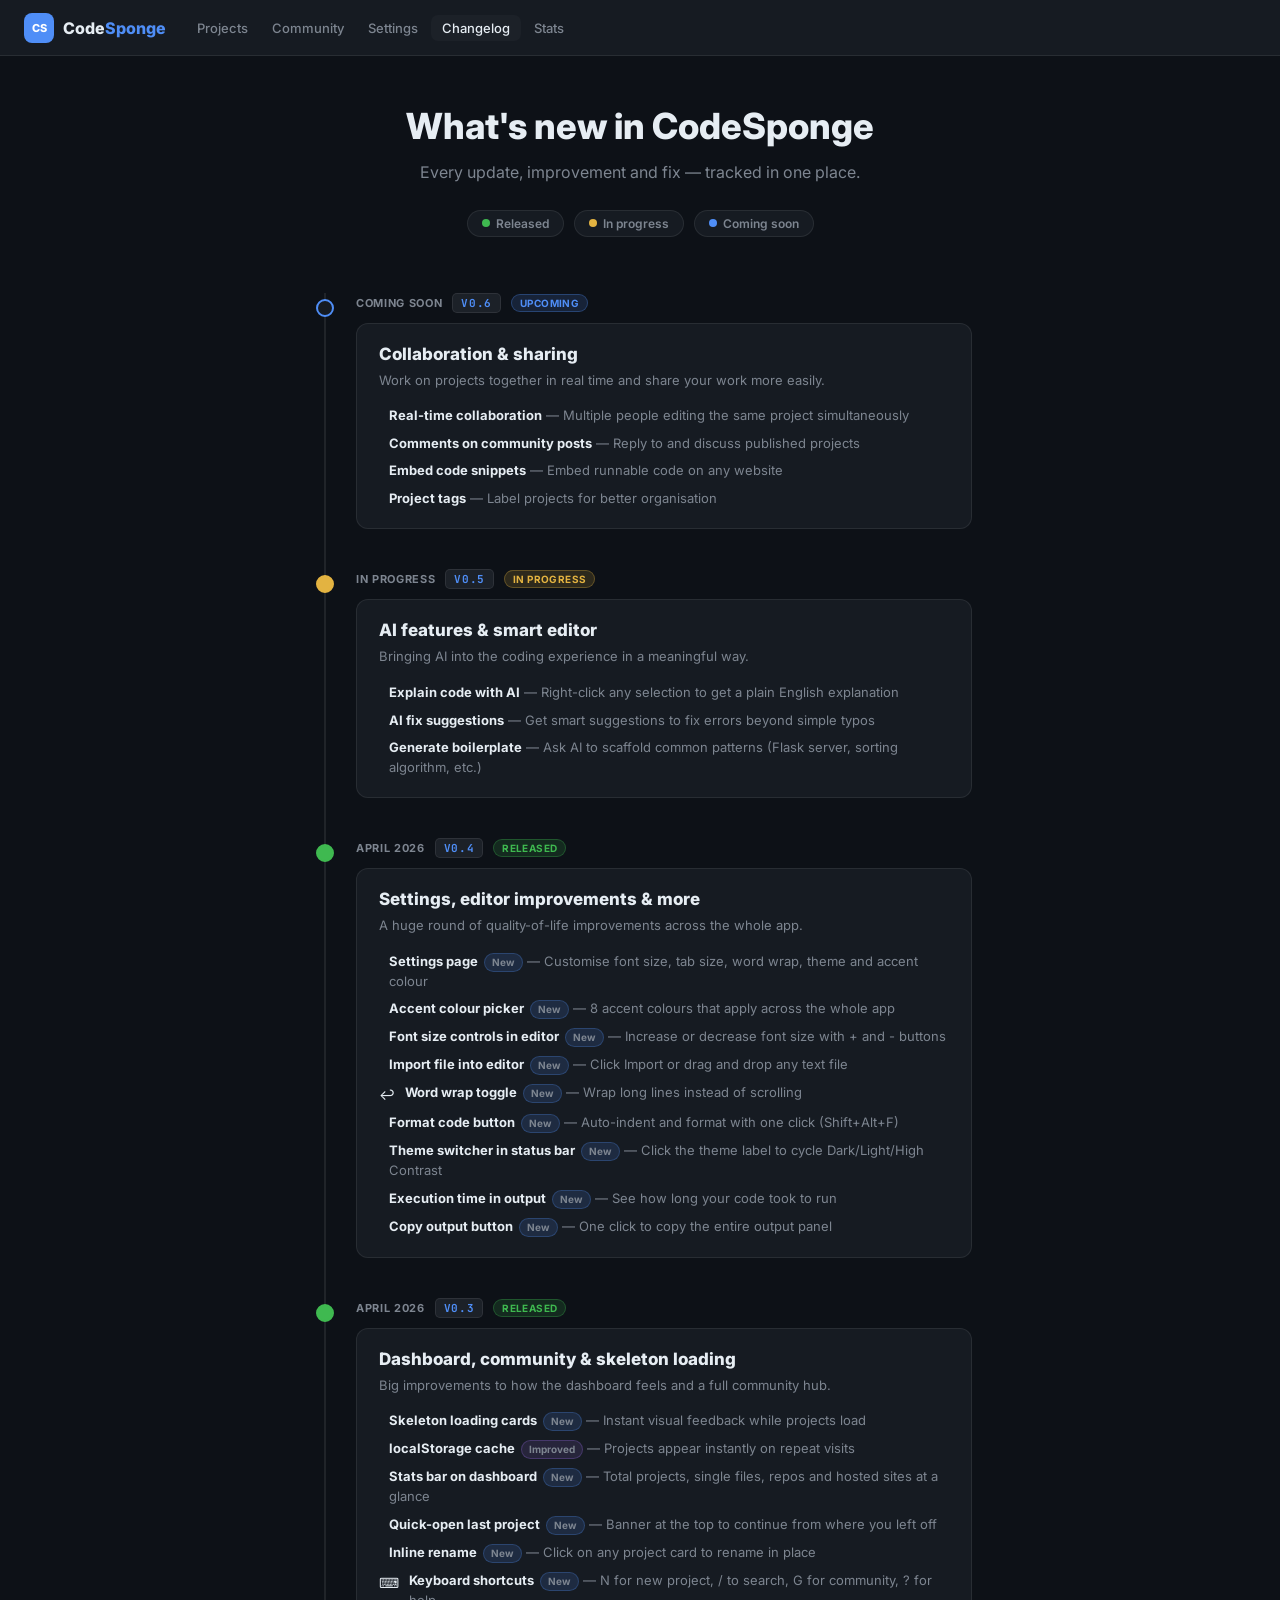
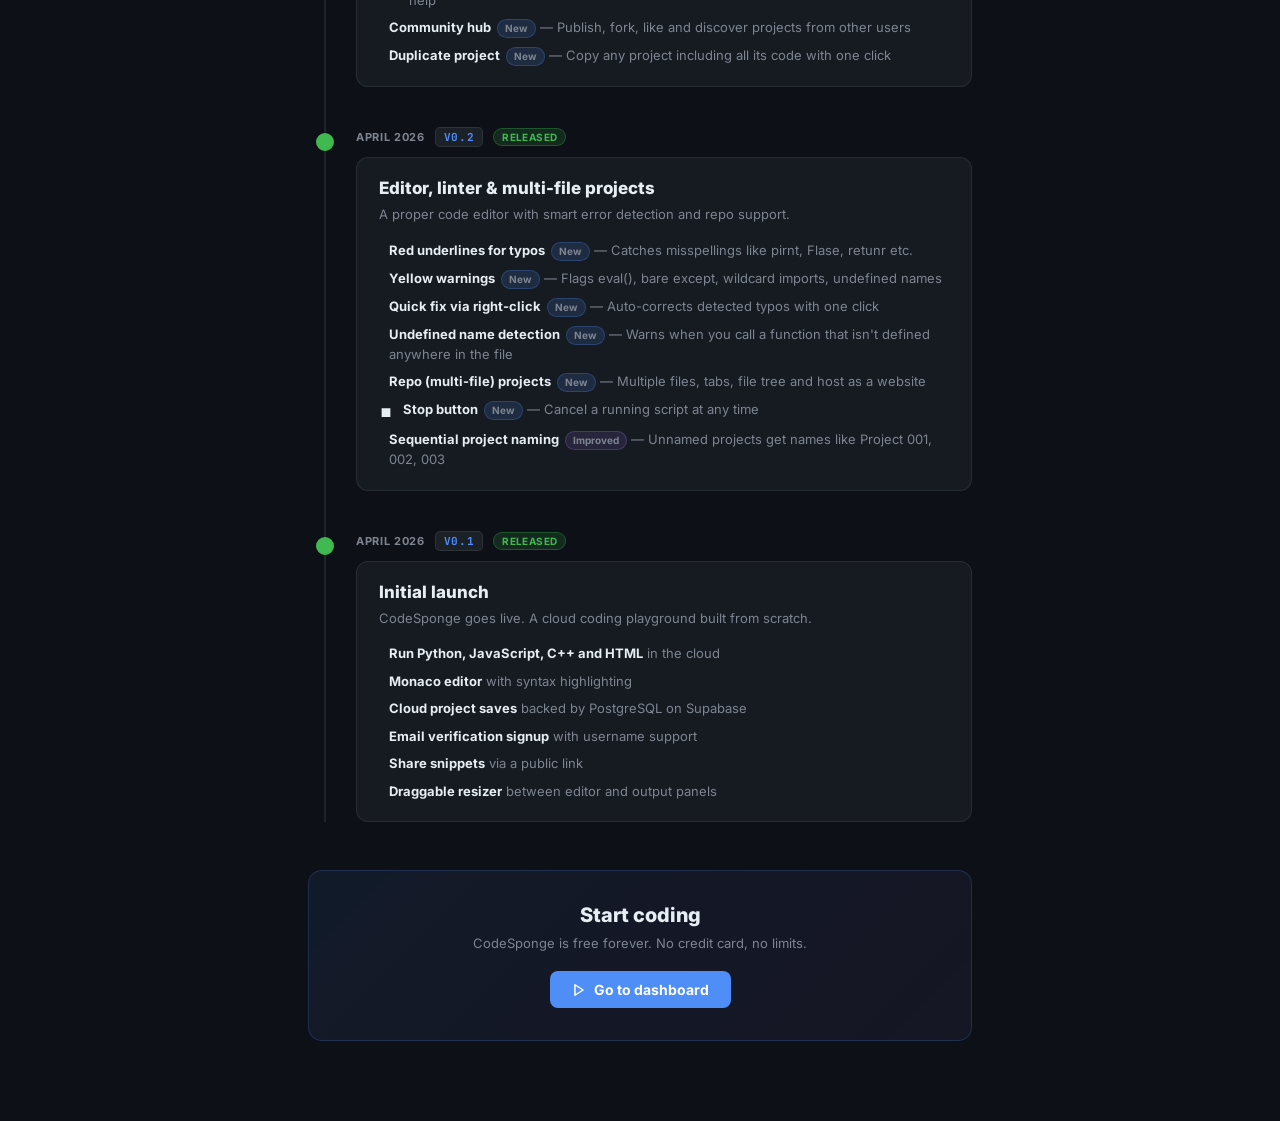
<file: changelog.html>
<!DOCTYPE html>
<html lang="en">
<head>
<meta charset="UTF-8"/>
<meta name="viewport" content="width=device-width, initial-scale=1.0"/>
<title>CodeSponge — Changelog</title>
<script src="ping.js"></script>
<link rel="preconnect" href="https://fonts.googleapis.com"/>
<link href="https://fonts.googleapis.com/css2?family=Inter:wght@400;500;600;700;800&family=JetBrains+Mono:wght@400;500&display=swap" rel="stylesheet"/>
<style>
*,*::before,*::after{box-sizing:border-box}
body{margin:0;font-family:'Inter',sans-serif;background:#0d1117;color:#e6edf3;min-height:100vh}
:root{--accent:#4f8ef7;--success:#3fb950;--danger:#f85149;--warning:#e3b341;--purple:#a371f7;--surface:#0d1117;--surface2:#161b22;--surface3:#1c2128;--border:rgba(255,255,255,.08);--text:#e6edf3;--muted:#7d8590}
.nav{height:56px;background:var(--surface2);border-bottom:1px solid var(--border);display:flex;align-items:center;padding:0 24px;gap:8px;position:sticky;top:0;z-index:50}
.brand{display:flex;align-items:center;gap:9px;text-decoration:none;color:var(--text);font-weight:800;font-size:16px}
.brand-icon{width:30px;height:30px;border-radius:8px;background:var(--accent);display:flex;align-items:center;justify-content:center;font-size:11px;font-weight:800;color:#fff;flex-shrink:0}
.brand-txt span{color:var(--accent)}
.nav-links{display:flex;gap:2px;margin-left:12px}
.nav-link{padding:5px 11px;border-radius:7px;font-size:13px;font-weight:500;color:var(--muted);text-decoration:none;transition:all .15s}
.nav-link:hover{color:var(--text);background:var(--surface3)}
.nav-link.active{color:var(--text);background:var(--surface3)}
.nav-sp{flex:1}
.page{max-width:720px;margin:0 auto;padding:48px 28px 80px}
.hero{text-align:center;margin-bottom:56px}
.hero h1{font-size:36px;font-weight:800;margin:0 0 12px}
.hero p{font-size:16px;color:var(--muted);margin:0 0 24px;line-height:1.6}
.hero-badges{display:flex;gap:10px;justify-content:center;flex-wrap:wrap}
.hero-badge{display:inline-flex;align-items:center;gap:6px;background:var(--surface2);border:1px solid var(--border);border-radius:20px;padding:5px 14px;font-size:12px;font-weight:600;color:var(--muted)}
/* Timeline */
.timeline{position:relative}
.timeline::before{content:'';position:absolute;left:16px;top:0;bottom:0;width:2px;background:var(--border)}
.tl-entry{position:relative;padding-left:48px;margin-bottom:40px}
.tl-dot{position:absolute;left:8px;top:6px;width:18px;height:18px;border-radius:50%;border:2px solid var(--border);background:var(--surface);z-index:1;display:flex;align-items:center;justify-content:center}
.tl-dot.released{background:var(--success);border-color:var(--success)}
.tl-dot.upcoming{background:var(--surface2);border-color:var(--accent)}
.tl-dot.in-progress{background:var(--warning);border-color:var(--warning)}
.tl-date{font-size:11px;font-weight:700;color:var(--muted);letter-spacing:.06em;text-transform:uppercase;margin-bottom:10px;display:flex;align-items:center;gap:10px}
.tl-version{font-family:'JetBrains Mono',monospace;font-size:11px;background:var(--surface3);border:1px solid var(--border);border-radius:5px;padding:2px 8px;color:var(--accent)}
.tl-status{font-size:10px;font-weight:700;padding:2px 8px;border-radius:20px;letter-spacing:.04em}
.tl-status.released{background:rgba(63,185,80,.15);color:var(--success);border:1px solid rgba(63,185,80,.3)}
.tl-status.upcoming{background:rgba(79,142,247,.15);color:var(--accent);border:1px solid rgba(79,142,247,.3)}
.tl-status.in-progress{background:rgba(227,179,65,.15);color:var(--warning);border:1px solid rgba(227,179,65,.3)}
.tl-card{background:var(--surface2);border:1px solid var(--border);border-radius:12px;padding:20px 22px}
.tl-title{font-size:17px;font-weight:800;margin:0 0 6px}
.tl-desc{font-size:13px;color:var(--muted);margin:0 0 16px;line-height:1.6}
.feature-list{display:flex;flex-direction:column;gap:8px;margin:0;padding:0;list-style:none}
.feature-item{display:flex;align-items:flex-start;gap:10px;font-size:13px;line-height:1.5}
.fi-icon{flex-shrink:0;margin-top:1px;font-size:14px}
.fi-text{flex:1}
.fi-text b{color:var(--text)}
.fi-text span{color:var(--muted)}
.tag{display:inline-block;font-size:10px;font-weight:700;padding:1px 7px;border-radius:20px;margin-left:6px;vertical-align:middle}
.tag-new{background:rgba(79,142,247,.15);color:var(--accent);border:1px solid rgba(79,142,247,.25)}
.tag-fix{background:rgba(248,81,73,.12);color:var(--danger);border:1px solid rgba(248,81,73,.25)}
.tag-improvement{background:rgba(163,113,247,.12);color:var(--purple);border:1px solid rgba(163,113,247,.25)}
/* CTA */
.cta{background:linear-gradient(135deg,rgba(79,142,247,.08),rgba(163,113,247,.06));border:1px solid rgba(79,142,247,.2);border-radius:14px;padding:32px;text-align:center;margin-top:48px}
.cta h2{font-size:20px;font-weight:800;margin:0 0 8px}
.cta p{font-size:13px;color:var(--muted);margin:0 0 20px}
.btn-cta{display:inline-flex;align-items:center;gap:8px;background:var(--accent);border:none;color:#fff;border-radius:8px;padding:10px 22px;font-size:14px;font-weight:700;font-family:'Inter',sans-serif;cursor:pointer;text-decoration:none;transition:all .15s}
.btn-cta:hover{background:#6aa3f9;transform:translateY(-1px);box-shadow:0 4px 12px rgba(79,142,247,.3)}
::-webkit-scrollbar{width:5px}::-webkit-scrollbar-track{background:transparent}::-webkit-scrollbar-thumb{background:rgba(255,255,255,.1);border-radius:3px}
</style>
</head>
<body>
<nav class="nav">
  <a href="dashboard.html" class="brand"><div class="brand-icon">CS</div><span class="brand-txt">Code<span>Sponge</span></span></a>
  <div class="nav-links">
    <a href="dashboard.html" class="nav-link">Projects</a>
    <a href="community.html" class="nav-link">Community</a>
    <a href="settings.html" class="nav-link">Settings</a>
    <a href="changelog.html" class="nav-link active">Changelog</a>
    <a href="stats.html" class="nav-link">Stats</a>
  </div>
  <div class="nav-sp"></div>
</nav>

<div class="page">
  <div class="hero">
    <h1>What's new in CodeSponge</h1>
    <p>Every update, improvement and fix — tracked in one place.</p>
    <div class="hero-badges">
      <div class="hero-badge"><span style="width:8px;height:8px;border-radius:50%;background:var(--success);flex-shrink:0;display:inline-block"></span>Released</div>
      <div class="hero-badge"><span style="width:8px;height:8px;border-radius:50%;background:var(--warning);flex-shrink:0;display:inline-block"></span>In progress</div>
      <div class="hero-badge"><span style="width:8px;height:8px;border-radius:50%;background:var(--accent);flex-shrink:0;display:inline-block"></span>Coming soon</div>
    </div>
  </div>

  <div class="timeline">

    <!-- Upcoming -->
    <div class="tl-entry">
      <div class="tl-dot upcoming"></div>
      <div class="tl-date">
        Coming soon
        <span class="tl-version">v0.6</span>
        <span class="tl-status upcoming">Upcoming</span>
      </div>
      <div class="tl-card">
        <div class="tl-title">Collaboration &amp; sharing</div>
        <div class="tl-desc">Work on projects together in real time and share your work more easily.</div>
        <ul class="feature-list">
          <li class="feature-item"><span class="fi-icon"></span><div class="fi-text"><b>Real-time collaboration</b> <span>— Multiple people editing the same project simultaneously</span></div></li>
          <li class="feature-item"><span class="fi-icon"></span><div class="fi-text"><b>Comments on community posts</b> <span>— Reply to and discuss published projects</span></div></li>
          <li class="feature-item"><span class="fi-icon"></span><div class="fi-text"><b>Embed code snippets</b> <span>— Embed runnable code on any website</span></div></li>
          <li class="feature-item"><span class="fi-icon"></span><div class="fi-text"><b>Project tags</b> <span>— Label projects for better organisation</span></div></li>
        </ul>
      </div>
    </div>

    <!-- In progress -->
    <div class="tl-entry">
      <div class="tl-dot in-progress"></div>
      <div class="tl-date">
        In progress
        <span class="tl-version">v0.5</span>
        <span class="tl-status in-progress">In progress</span>
      </div>
      <div class="tl-card">
        <div class="tl-title">AI features &amp; smart editor</div>
        <div class="tl-desc">Bringing AI into the coding experience in a meaningful way.</div>
        <ul class="feature-list">
          <li class="feature-item"><span class="fi-icon"></span><div class="fi-text"><b>Explain code with AI</b> <span>— Right-click any selection to get a plain English explanation</span></div></li>
          <li class="feature-item"><span class="fi-icon"></span><div class="fi-text"><b>AI fix suggestions</b> <span>— Get smart suggestions to fix errors beyond simple typos</span></div></li>
          <li class="feature-item"><span class="fi-icon"></span><div class="fi-text"><b>Generate boilerplate</b> <span>— Ask AI to scaffold common patterns (Flask server, sorting algorithm, etc.)</span></div></li>
        </ul>
      </div>
    </div>

    <!-- v0.4 released -->
    <div class="tl-entry">
      <div class="tl-dot released"></div>
      <div class="tl-date">
        April 2026
        <span class="tl-version">v0.4</span>
        <span class="tl-status released">Released</span>
      </div>
      <div class="tl-card">
        <div class="tl-title">Settings, editor improvements &amp; more</div>
        <div class="tl-desc">A huge round of quality-of-life improvements across the whole app.</div>
        <ul class="feature-list">
          <li class="feature-item"><span class="fi-icon"></span><div class="fi-text"><b>Settings page</b><span class="tag tag-new">New</span> <span>— Customise font size, tab size, word wrap, theme and accent colour</span></div></li>
          <li class="feature-item"><span class="fi-icon"></span><div class="fi-text"><b>Accent colour picker</b><span class="tag tag-new">New</span> <span>— 8 accent colours that apply across the whole app</span></div></li>
          <li class="feature-item"><span class="fi-icon"></span><div class="fi-text"><b>Font size controls in editor</b><span class="tag tag-new">New</span> <span>— Increase or decrease font size with + and - buttons</span></div></li>
          <li class="feature-item"><span class="fi-icon"></span><div class="fi-text"><b>Import file into editor</b><span class="tag tag-new">New</span> <span>— Click Import or drag and drop any text file</span></div></li>
          <li class="feature-item"><span class="fi-icon">↩</span><div class="fi-text"><b>Word wrap toggle</b><span class="tag tag-new">New</span> <span>— Wrap long lines instead of scrolling</span></div></li>
          <li class="feature-item"><span class="fi-icon"></span><div class="fi-text"><b>Format code button</b><span class="tag tag-new">New</span> <span>— Auto-indent and format with one click (Shift+Alt+F)</span></div></li>
          <li class="feature-item"><span class="fi-icon"></span><div class="fi-text"><b>Theme switcher in status bar</b><span class="tag tag-new">New</span> <span>— Click the theme label to cycle Dark/Light/High Contrast</span></div></li>
          <li class="feature-item"><span class="fi-icon"></span><div class="fi-text"><b>Execution time in output</b><span class="tag tag-new">New</span> <span>— See how long your code took to run</span></div></li>
          <li class="feature-item"><span class="fi-icon"></span><div class="fi-text"><b>Copy output button</b><span class="tag tag-new">New</span> <span>— One click to copy the entire output panel</span></div></li>
        </ul>
      </div>
    </div>

    <!-- v0.3 released -->
    <div class="tl-entry">
      <div class="tl-dot released"></div>
      <div class="tl-date">
        April 2026
        <span class="tl-version">v0.3</span>
        <span class="tl-status released">Released</span>
      </div>
      <div class="tl-card">
        <div class="tl-title">Dashboard, community &amp; skeleton loading</div>
        <div class="tl-desc">Big improvements to how the dashboard feels and a full community hub.</div>
        <ul class="feature-list">
          <li class="feature-item"><span class="fi-icon"></span><div class="fi-text"><b>Skeleton loading cards</b><span class="tag tag-new">New</span> <span>— Instant visual feedback while projects load</span></div></li>
          <li class="feature-item"><span class="fi-icon"></span><div class="fi-text"><b>localStorage cache</b><span class="tag tag-improvement">Improved</span> <span>— Projects appear instantly on repeat visits</span></div></li>
          <li class="feature-item"><span class="fi-icon"></span><div class="fi-text"><b>Stats bar on dashboard</b><span class="tag tag-new">New</span> <span>— Total projects, single files, repos and hosted sites at a glance</span></div></li>
          <li class="feature-item"><span class="fi-icon"></span><div class="fi-text"><b>Quick-open last project</b><span class="tag tag-new">New</span> <span>— Banner at the top to continue from where you left off</span></div></li>
          <li class="feature-item"><span class="fi-icon"></span><div class="fi-text"><b>Inline rename</b><span class="tag tag-new">New</span> <span>— Click  on any project card to rename in place</span></div></li>
          <li class="feature-item"><span class="fi-icon">⌨</span><div class="fi-text"><b>Keyboard shortcuts</b><span class="tag tag-new">New</span> <span>— N for new project, / to search, G for community, ? for help</span></div></li>
          <li class="feature-item"><span class="fi-icon"></span><div class="fi-text"><b>Community hub</b><span class="tag tag-new">New</span> <span>— Publish, fork, like and discover projects from other users</span></div></li>
          <li class="feature-item"><span class="fi-icon"></span><div class="fi-text"><b>Duplicate project</b><span class="tag tag-new">New</span> <span>— Copy any project including all its code with one click</span></div></li>
        </ul>
      </div>
    </div>

    <!-- v0.2 released -->
    <div class="tl-entry">
      <div class="tl-dot released"></div>
      <div class="tl-date">
        April 2026
        <span class="tl-version">v0.2</span>
        <span class="tl-status released">Released</span>
      </div>
      <div class="tl-card">
        <div class="tl-title">Editor, linter &amp; multi-file projects</div>
        <div class="tl-desc">A proper code editor with smart error detection and repo support.</div>
        <ul class="feature-list">
          <li class="feature-item"><span class="fi-icon"></span><div class="fi-text"><b>Red underlines for typos</b><span class="tag tag-new">New</span> <span>— Catches misspellings like pirnt, Flase, retunr etc.</span></div></li>
          <li class="feature-item"><span class="fi-icon"></span><div class="fi-text"><b>Yellow warnings</b><span class="tag tag-new">New</span> <span>— Flags eval(), bare except, wildcard imports, undefined names</span></div></li>
          <li class="feature-item"><span class="fi-icon"></span><div class="fi-text"><b>Quick fix via right-click</b><span class="tag tag-new">New</span> <span>— Auto-corrects detected typos with one click</span></div></li>
          <li class="feature-item"><span class="fi-icon"></span><div class="fi-text"><b>Undefined name detection</b><span class="tag tag-new">New</span> <span>— Warns when you call a function that isn't defined anywhere in the file</span></div></li>
          <li class="feature-item"><span class="fi-icon"></span><div class="fi-text"><b>Repo (multi-file) projects</b><span class="tag tag-new">New</span> <span>— Multiple files, tabs, file tree and host as a website</span></div></li>
          <li class="feature-item"><span class="fi-icon">⏹</span><div class="fi-text"><b>Stop button</b><span class="tag tag-new">New</span> <span>— Cancel a running script at any time</span></div></li>
          <li class="feature-item"><span class="fi-icon"></span><div class="fi-text"><b>Sequential project naming</b><span class="tag tag-improvement">Improved</span> <span>— Unnamed projects get names like Project 001, 002, 003</span></div></li>
        </ul>
      </div>
    </div>

    <!-- v0.1 released -->
    <div class="tl-entry">
      <div class="tl-dot released"></div>
      <div class="tl-date">
        April 2026
        <span class="tl-version">v0.1</span>
        <span class="tl-status released">Released</span>
      </div>
      <div class="tl-card">
        <div class="tl-title">Initial launch </div>
        <div class="tl-desc">CodeSponge goes live. A cloud coding playground built from scratch.</div>
        <ul class="feature-list">
          <li class="feature-item"><span class="fi-icon"></span><div class="fi-text"><b>Run Python, JavaScript, C++ and HTML</b> <span>in the cloud</span></div></li>
          <li class="feature-item"><span class="fi-icon"></span><div class="fi-text"><b>Monaco editor</b> <span>with syntax highlighting</span></div></li>
          <li class="feature-item"><span class="fi-icon"></span><div class="fi-text"><b>Cloud project saves</b> <span>backed by PostgreSQL on Supabase</span></div></li>
          <li class="feature-item"><span class="fi-icon"></span><div class="fi-text"><b>Email verification signup</b> <span>with username support</span></div></li>
          <li class="feature-item"><span class="fi-icon"></span><div class="fi-text"><b>Share snippets</b> <span>via a public link</span></div></li>
          <li class="feature-item"><span class="fi-icon"></span><div class="fi-text"><b>Draggable resizer</b> <span>between editor and output panels</span></div></li>
        </ul>
      </div>
    </div>

  </div>

  <div class="cta">
    <h2>Start coding</h2>
    <p>CodeSponge is free forever. No credit card, no limits.</p>
    <a href="dashboard.html" class="btn-cta">
      <svg width="14" height="14" viewBox="0 0 24 24" fill="none" stroke="currentColor" stroke-width="2.5" stroke-linecap="round" stroke-linejoin="round"><polygon points="5 3 19 12 5 21 5 3"/></svg>
      Go to dashboard
    </a>
  </div>
</div>
</body>
</html>
</file>
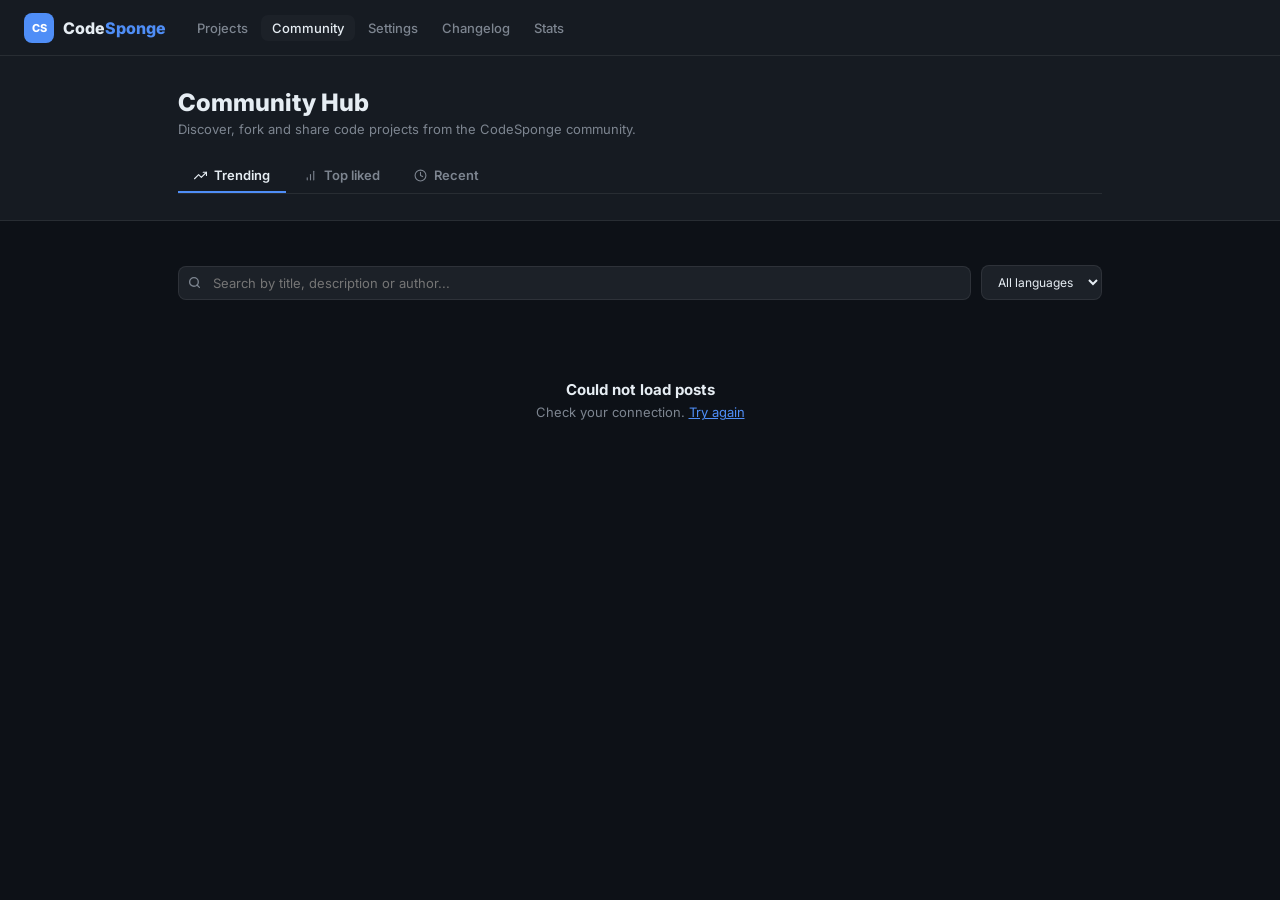
<file: community.html>
<!DOCTYPE html>
<html lang="en">
<head>
<meta charset="UTF-8"/>
<meta name="viewport" content="width=device-width, initial-scale=1.0"/>
<title>CodeSponge — Community</title>
<script src="ping.js"></script>
<link rel="preconnect" href="https://fonts.googleapis.com"/>
<link href="https://fonts.googleapis.com/css2?family=JetBrains+Mono:wght@400;500&family=Inter:wght@400;500;600;700;800&display=swap" rel="stylesheet"/>
<style>
*,*::before,*::after{box-sizing:border-box}
body{margin:0;font-family:'Inter',sans-serif;background:#0d1117;color:#e6edf3;min-height:100vh}
:root{--accent:#4f8ef7;--success:#3fb950;--danger:#f85149;--warning:#e3b341;--purple:#a371f7;--surface:#0d1117;--surface2:#161b22;--surface3:#1c2128;--surface4:#22272e;--border:rgba(255,255,255,.08);--text:#e6edf3;--muted:#7d8590;--mono:'JetBrains Mono',monospace}
.nav{height:56px;background:var(--surface2);border-bottom:1px solid var(--border);display:flex;align-items:center;padding:0 24px;gap:8px;position:sticky;top:0;z-index:50}
.brand{display:flex;align-items:center;gap:9px;text-decoration:none;color:var(--text);font-weight:800;font-size:16px}
.brand-icon{width:30px;height:30px;border-radius:8px;background:var(--accent);display:flex;align-items:center;justify-content:center;font-size:11px;font-weight:800;color:#fff;flex-shrink:0}
.brand-txt span{color:var(--accent)}
.nav-links{display:flex;gap:2px;margin-left:12px}
.nav-link{padding:5px 11px;border-radius:7px;font-size:13px;font-weight:500;color:var(--muted);text-decoration:none;transition:all .15s}
.nav-link:hover{color:var(--text);background:var(--surface3)}
.nav-link.active{color:var(--text);background:var(--surface3)}
.nav-sp{flex:1}
/* Hero */
.hero{background:var(--surface2);border-bottom:1px solid var(--border);padding:32px 0 26px}
.container{max-width:980px;margin:0 auto;padding:0 28px}
.hero h1{font-size:24px;font-weight:800;margin:0 0 4px}
.hero p{color:var(--muted);font-size:13px;margin:0}
/* Tabs */
.tabs{display:flex;gap:2px;margin-top:22px;border-bottom:1px solid var(--border);padding-bottom:0}
.tab{padding:8px 16px;font-size:13px;font-weight:600;color:var(--muted);cursor:pointer;border-bottom:2px solid transparent;transition:all .15s;display:flex;align-items:center;gap:7px}
.tab:hover{color:var(--text)}
.tab.active{color:var(--text);border-bottom-color:var(--accent)}
/* Controls row */
.controls{display:flex;gap:10px;align-items:center;margin-top:20px;flex-wrap:wrap}
.search-wrap{position:relative;flex:1;min-width:200px}
.search-wrap input{width:100%;background:var(--surface3);border:1px solid var(--border);color:var(--text);border-radius:8px;padding:8px 12px 8px 34px;font-size:13px;font-family:'Inter',sans-serif;outline:none;transition:border-color .15s}
.search-wrap input:focus{border-color:var(--accent)}
.search-icon{position:absolute;left:10px;top:50%;transform:translateY(-50%);color:var(--muted);pointer-events:none}
.filter-sel{background:var(--surface3);border:1px solid var(--border);color:var(--text);border-radius:8px;padding:8px 12px;font-size:12px;font-family:'Inter',sans-serif;outline:none;cursor:pointer}
.filter-sel:focus{border-color:var(--accent)}
/* Body */
.body{padding:24px 0 60px}
.posts-grid{display:grid;grid-template-columns:repeat(auto-fill,minmax(300px,1fr));gap:14px}
/* Post cards */
.post-card{background:var(--surface2);border:1px solid var(--border);border-radius:12px;overflow:hidden;cursor:pointer;transition:border-color .15s,box-shadow .15s,transform .1s;display:flex;flex-direction:column}
.post-card:hover{border-color:rgba(255,255,255,.18);box-shadow:0 4px 20px rgba(0,0,0,.3);transform:translateY(-2px)}
.post-code-preview{background:#1e1e1e;padding:14px 16px;font-family:var(--mono);font-size:11.5px;line-height:1.7;color:#d4d4d4;max-height:110px;overflow:hidden;position:relative;flex-shrink:0}
.post-code-preview::after{content:'';position:absolute;bottom:0;left:0;right:0;height:32px;background:linear-gradient(transparent,#1e1e1e)}
.post-body{padding:14px 16px;flex:1;display:flex;flex-direction:column;gap:10px}
.post-header{display:flex;align-items:flex-start;gap:10px}
.post-icon{width:36px;height:36px;border-radius:9px;flex-shrink:0;display:flex;align-items:center;justify-content:center;font-size:11px;font-weight:800}
.pi-python{background:rgba(53,114,165,.2);color:#79b8ff;border:1px solid rgba(53,114,165,.3)}
.pi-javascript{background:rgba(241,224,90,.12);color:#f1e05a;border:1px solid rgba(241,224,90,.2)}
.pi-cpp{background:rgba(243,75,125,.12);color:#f47fbf;border:1px solid rgba(243,75,125,.2)}
.pi-html{background:rgba(227,76,38,.12);color:#f4956a;border:1px solid rgba(227,76,38,.2)}
.pi-repo{background:rgba(163,113,247,.12);color:var(--purple);border:1px solid rgba(163,113,247,.2)}
.post-info{flex:1;min-width:0}
.post-title{font-size:14px;font-weight:700;margin-bottom:3px;white-space:nowrap;overflow:hidden;text-overflow:ellipsis}
.post-author{font-size:11px;color:var(--muted);display:flex;align-items:center;gap:4px}
.post-author a{color:var(--accent);text-decoration:none;font-weight:600}
.post-author a:hover{text-decoration:underline}
.post-desc{font-size:12px;color:var(--muted);line-height:1.5;display:-webkit-box;-webkit-line-clamp:2;-webkit-box-orient:vertical;overflow:hidden}
.post-footer{display:flex;align-items:center;gap:6px;margin-top:auto}
.post-stat{display:flex;align-items:center;gap:4px;font-size:11px;font-weight:600;color:var(--muted);background:var(--surface3);border:1px solid var(--border);border-radius:6px;padding:3px 9px;cursor:pointer;transition:all .15s;user-select:none}
.post-stat:hover{border-color:rgba(255,255,255,.2)}
.post-stat.liked{color:var(--danger);border-color:rgba(248,81,73,.3);background:rgba(248,81,73,.1)}
.post-stat-sep{flex:1}
.badge{font-size:10px;font-weight:600;padding:2px 8px;border-radius:20px}
.badge-lang{background:var(--surface3);color:var(--muted);border:1px solid var(--border)}
.badge-hosted{background:rgba(63,185,80,.12);color:var(--success);border:1px solid rgba(63,185,80,.25)}
/* Skeleton */
@keyframes shimmer{0%{background-position:-600px 0}100%{background-position:600px 0}}
.skeleton{background:linear-gradient(90deg,var(--surface2) 25%,var(--surface3) 50%,var(--surface2) 75%);background-size:1200px 100%;animation:shimmer 1.4s infinite linear;border-radius:8px}
.skel-card{background:var(--surface2);border:1px solid var(--border);border-radius:12px;overflow:hidden}
.skel-top{height:90px;background:var(--surface3)}
.skel-body{padding:14px 16px;display:flex;flex-direction:column;gap:10px}
/* Empty state */
.empty{text-align:center;padding:60px 20px;color:var(--muted);grid-column:1/-1}
.empty svg{opacity:.35;margin-bottom:14px}
.empty h3{font-size:15px;font-weight:700;color:var(--text);margin:0 0 5px}
.empty p{font-size:13px;margin:0}
/* Load more */
.load-more-wrap{text-align:center;margin-top:28px}
.load-more-btn{background:var(--surface2);border:1px solid var(--border);color:var(--text);border-radius:8px;padding:10px 24px;font-size:13px;font-weight:600;font-family:'Inter',sans-serif;cursor:pointer;transition:all .15s}
.load-more-btn:hover{border-color:rgba(255,255,255,.2)}
.load-more-btn:disabled{opacity:.5;cursor:not-allowed}
/* Preview modal */
.modal-back{position:fixed;inset:0;background:rgba(0,0,0,.75);backdrop-filter:blur(6px);display:none;align-items:flex-start;justify-content:center;z-index:100;padding:40px 20px;overflow-y:auto}
.modal-back.open{display:flex}
.modal-box{background:var(--surface2);border:1px solid var(--border);border-radius:14px;width:760px;max-width:100%;box-shadow:0 28px 80px rgba(0,0,0,.8);animation:mi .18s ease;overflow:hidden}
@keyframes mi{from{opacity:0;transform:translateY(10px)}to{opacity:1;transform:translateY(0)}}
.modal-header{padding:20px 24px 16px;display:flex;align-items:flex-start;gap:14px;border-bottom:1px solid var(--border)}
.modal-icon{width:44px;height:44px;border-radius:11px;flex-shrink:0;display:flex;align-items:center;justify-content:center;font-size:13px;font-weight:800}
.modal-title-wrap{flex:1;min-width:0}
.modal-title{font-size:18px;font-weight:800;margin:0 0 4px;white-space:nowrap;overflow:hidden;text-overflow:ellipsis}
.modal-author{font-size:12px;color:var(--muted);display:flex;align-items:center;gap:6px}
.modal-author a{color:var(--accent);text-decoration:none;font-weight:600}
.modal-close{background:var(--surface3);border:1px solid var(--border);color:var(--muted);border-radius:7px;padding:6px 12px;font-size:12px;font-weight:600;font-family:'Inter',sans-serif;cursor:pointer;transition:all .15s;flex-shrink:0}
.modal-close:hover{border-color:rgba(255,255,255,.2);color:var(--text)}
.modal-desc{padding:16px 24px;font-size:13px;color:var(--muted);line-height:1.6;border-bottom:1px solid var(--border)}
.modal-desc:empty{display:none}
.modal-code{background:#1e1e1e;padding:16px 20px;font-family:var(--mono);font-size:12.5px;line-height:1.7;color:#d4d4d4;max-height:340px;overflow-y:auto;border-bottom:1px solid var(--border)}
.modal-footer{padding:16px 24px;display:flex;align-items:center;gap:10px;flex-wrap:wrap}
.modal-stat{display:flex;align-items:center;gap:5px;font-size:12px;font-weight:600;color:var(--muted)}
.modal-stat-sep{flex:1}
.btn-prim{background:var(--accent);border:none;color:#fff;border-radius:8px;padding:8px 18px;font-size:13px;font-weight:600;font-family:'Inter',sans-serif;cursor:pointer;transition:all .15s;display:flex;align-items:center;gap:7px}
.btn-prim:hover{background:#6aa3f9}
.btn-prim:disabled{opacity:.5;cursor:not-allowed}
.btn-ghost{background:none;border:1px solid var(--border);color:var(--text);border-radius:8px;padding:8px 14px;font-size:13px;font-weight:600;font-family:'Inter',sans-serif;cursor:pointer;transition:all .15s;display:flex;align-items:center;gap:7px}
.btn-ghost:hover{border-color:rgba(255,255,255,.2)}
/* My posts tab highlighted */
#tab-mine{display:none}
/* Toast */
#toast{position:fixed;bottom:24px;right:20px;z-index:9999;border-radius:9px;padding:10px 16px;font-size:12px;font-family:'Inter',sans-serif;max-width:320px;line-height:1.5;box-shadow:0 8px 24px rgba(0,0,0,.4);display:none}
::-webkit-scrollbar{width:5px}::-webkit-scrollbar-track{background:transparent}::-webkit-scrollbar-thumb{background:rgba(255,255,255,.1);border-radius:3px}
</style>
</head>
<body>
<nav class="nav">
  <a href="dashboard.html" class="brand"><div class="brand-icon">CS</div><span class="brand-txt">Code<span>Sponge</span></span></a>
  <div class="nav-links">
    <a href="dashboard.html" class="nav-link">Projects</a>
    <a href="community.html" class="nav-link active">Community</a>
    <a href="settings.html" class="nav-link">Settings</a>
    <a href="changelog.html" class="nav-link">Changelog</a>
    <a href="stats.html" class="nav-link">Stats</a>
  </div>
  <div class="nav-sp"></div>
</nav>

<div class="hero">
  <div class="container">
    <h1>Community Hub</h1>
    <p>Discover, fork and share code projects from the CodeSponge community.</p>
    <div class="tabs">
      <div class="tab active" id="tab-trending" onclick="setTab('trending')">
        <svg width="13" height="13" viewBox="0 0 24 24" fill="none" stroke="currentColor" stroke-width="2" stroke-linecap="round" stroke-linejoin="round"><polyline points="23 6 13.5 15.5 8.5 10.5 1 18"/><polyline points="17 6 23 6 23 12"/></svg>
        Trending
      </div>
      <div class="tab" id="tab-top" onclick="setTab('top')">
        <svg width="13" height="13" viewBox="0 0 24 24" fill="none" stroke="currentColor" stroke-width="2" stroke-linecap="round" stroke-linejoin="round"><path d="M12 20V10"/><path d="M18 20V4"/><path d="M6 20v-4"/></svg>
        Top liked
      </div>
      <div class="tab" id="tab-recent" onclick="setTab('recent')">
        <svg width="13" height="13" viewBox="0 0 24 24" fill="none" stroke="currentColor" stroke-width="2" stroke-linecap="round" stroke-linejoin="round"><circle cx="12" cy="12" r="10"/><polyline points="12 6 12 12 16 14"/></svg>
        Recent
      </div>
      <div class="tab" id="tab-mine" onclick="setTab('mine')">
        <svg width="13" height="13" viewBox="0 0 24 24" fill="none" stroke="currentColor" stroke-width="2" stroke-linecap="round" stroke-linejoin="round"><path d="M20 21v-2a4 4 0 0 0-4-4H8a4 4 0 0 0-4 4v2"/><circle cx="12" cy="7" r="4"/></svg>
        My posts
      </div>
    </div>
  </div>
</div>

<div class="body">
  <div class="container">
    <div class="controls">
      <div class="search-wrap">
        <span class="search-icon"><svg width="13" height="13" viewBox="0 0 24 24" fill="none" stroke="currentColor" stroke-width="2.5" stroke-linecap="round" stroke-linejoin="round"><circle cx="11" cy="11" r="8"/><line x1="21" y1="21" x2="16.65" y2="16.65"/></svg></span>
        <input id="search-input" type="text" placeholder="Search by title, description or author..." oninput="debounceSearch()"/>
      </div>
      <select class="filter-sel" id="lang-filter" onchange="reload()">
        <option value="">All languages</option>
        <option value="python">Python</option>
        <option value="javascript">JavaScript</option>
        <option value="cpp">C++</option>
        <option value="html">HTML</option>
      </select>
    </div>
    <div style="margin-top:20px">
      <div class="posts-grid" id="posts-grid"></div>
      <div class="load-more-wrap" id="load-more-wrap" style="display:none">
        <button class="load-more-btn" id="load-more-btn" onclick="loadMore()">Load more</button>
      </div>
    </div>
  </div>
</div>

<!-- Preview modal -->
<div class="modal-back" id="preview-modal" onclick="if(event.target===this)closePreview()">
  <div class="modal-box">
    <div class="modal-header">
      <div class="modal-icon" id="m-icon"></div>
      <div class="modal-title-wrap">
        <div class="modal-title" id="m-title"></div>
        <div class="modal-author" id="m-author"></div>
      </div>
      <button class="modal-close" onclick="closePreview()">Close </button>
    </div>
    <div class="modal-desc" id="m-desc"></div>
    <pre class="modal-code" id="m-code"></pre>
    <div class="modal-footer">
      <div class="modal-stat" id="m-likes"></div>
      <div class="modal-stat" style="margin-left:12px" id="m-views"></div>
      <div class="modal-stat" style="margin-left:12px" id="m-forks"></div>
      <div class="modal-stat-sep"></div>
      <button class="btn-ghost" id="m-copy-code-btn" onclick="copyPostCode()">
        <svg width="13" height="13" viewBox="0 0 24 24" fill="none" stroke="currentColor" stroke-width="2" stroke-linecap="round" stroke-linejoin="round"><rect x="9" y="9" width="13" height="13" rx="2" ry="2"/><path d="M5 15H4a2 2 0 0 1-2-2V4a2 2 0 0 1 2-2h9a2 2 0 0 1 2 2v1"/></svg>
        Copy code
      </button>
      <button class="btn-ghost" id="m-share-btn" onclick="sharePost()">
        <svg width="13" height="13" viewBox="0 0 24 24" fill="none" stroke="currentColor" stroke-width="2" stroke-linecap="round" stroke-linejoin="round"><circle cx="18" cy="5" r="3"/><circle cx="6" cy="12" r="3"/><circle cx="18" cy="19" r="3"/><line x1="8.59" y1="13.51" x2="15.42" y2="17.49"/><line x1="15.41" y1="6.51" x2="8.59" y2="10.49"/></svg>
        Share
      </button>
      <button class="btn-ghost" id="m-like-btn" onclick="likeFromModal()">
        <svg width="13" height="13" viewBox="0 0 24 24" fill="none" stroke="currentColor" stroke-width="2" stroke-linecap="round" stroke-linejoin="round"><path d="M20.84 4.61a5.5 5.5 0 0 0-7.78 0L12 5.67l-1.06-1.06a5.5 5.5 0 0 0-7.78 7.78l1.06 1.06L12 21.23l7.78-7.78 1.06-1.06a5.5 5.5 0 0 0 0-7.78z"/></svg>
        <span id="m-like-label">Like</span>
      </button>
      <button class="btn-prim" id="m-fork-btn" onclick="forkFromModal()">
        <svg width="13" height="13" viewBox="0 0 24 24" fill="none" stroke="currentColor" stroke-width="2" stroke-linecap="round" stroke-linejoin="round"><line x1="6" y1="3" x2="6" y2="15"/><circle cx="18" cy="6" r="3"/><circle cx="6" cy="18" r="3"/><path d="M18 9a9 9 0 0 1-9 9"/></svg>
        Fork &amp; open
      </button>
    </div>
  </div>
</div>

<div id="toast"></div>

<script>
var API   = "https://codesponge-backend.onrender.com";
var token = localStorage.getItem("token");
var email = localStorage.getItem("email")||"";
var username = localStorage.getItem("username")||"";
function authH(){return{"Content-Type":"application/json","Authorization":"Bearer "+(token||"")};}

// Show "My posts" tab if logged in
if(token)document.getElementById("tab-mine").style.display="flex";

// Apply saved accent colour
(function(){var ap=JSON.parse(localStorage.getItem("cs_appearance")||"{}");if(ap.accent)document.documentElement.style.setProperty("--accent",ap.accent);})();

var currentTab="trending", currentOffset=0, currentTotal=0, LIMIT=12;
var allPosts=[], openPostId=null;
var LANG_ICONS={python:"Py",javascript:"JS",cpp:"C++",html:"HTML"};
var ICON_CLASS={python:"pi-python",javascript:"pi-javascript",cpp:"pi-cpp",html:"pi-html"};

//  Toast 
var toastT;
function showToast(msg,type){
  var el=document.getElementById("toast");
  var c={success:{bg:"rgba(63,185,80,.18)",border:"rgba(63,185,80,.4)",color:"#3fb950"},error:{bg:"rgba(248,81,73,.18)",border:"rgba(248,81,73,.4)",color:"#f85149"},info:{bg:"rgba(79,142,247,.18)",border:"rgba(79,142,247,.4)",color:"#4f8ef7"}}[type]||{bg:"rgba(79,142,247,.18)",border:"rgba(79,142,247,.4)",color:"#4f8ef7"};
  el.style.cssText="position:fixed;bottom:24px;right:20px;z-index:9999;border-radius:9px;padding:10px 16px;font-size:12px;font-family:'Inter',sans-serif;max-width:320px;line-height:1.5;box-shadow:0 8px 24px rgba(0,0,0,.4);background:"+c.bg+";border:1px solid "+c.border+";color:"+c.color+";display:block";
  el.textContent=msg;clearTimeout(toastT);
  toastT=setTimeout(function(){el.style.display="none";},3000);
}

//  Tabs 
function setTab(t){
  currentTab=t;currentOffset=0;
  ["trending","top","recent","mine"].forEach(function(x){
    var el=document.getElementById("tab-"+x);
    if(el)el.className="tab"+(x===t?" active":"");
  });
  reload();
}

//  Debounce search 
var searchDebounce;
function debounceSearch(){clearTimeout(searchDebounce);searchDebounce=setTimeout(function(){currentOffset=0;reload();},350);}

//  Load posts 
async function reload(){
  currentOffset=0;allPosts=[];
  showSkeletons();
  await fetchPosts(true);
}

function showSkeletons(){
  var g=document.getElementById("posts-grid");g.innerHTML="";
  for(var i=0;i<6;i++){
    var s=document.createElement("div");s.className="skel-card";
    s.innerHTML='<div class="skel-top"></div><div class="skel-body"><div class="skeleton" style="height:14px;width:70%"></div><div class="skeleton" style="height:11px;width:45%"></div><div class="skeleton" style="height:10px;width:90%"></div></div>';
    g.appendChild(s);
  }
}

async function fetchPosts(replace){
  var q=document.getElementById("search-input").value.trim();
  var lang=document.getElementById("lang-filter").value;
  var sort=currentTab==="trending"?"trending":currentTab==="top"?"top":"recent";
  var url=API+"/community?sort="+sort+"&limit="+LIMIT+"&offset="+currentOffset;
  if(q)url+="&q="+encodeURIComponent(q);
  if(lang)url+="&language="+encodeURIComponent(lang);
  if(currentTab==="mine"&&username)url=API+"/community?sort=recent&limit=50&offset=0&author="+encodeURIComponent(username);
  try{
    var headers=token?authH():{};
    var res=await fetch(url,{headers:headers});
    if(!res.ok)throw new Error("HTTP "+res.status);
    var data=await res.json();
    var posts=data.posts||[];
    currentTotal=data.total||posts.length;
    if(currentTab==="mine")posts=posts.filter(function(p){return p.username===username;});
    if(replace)allPosts=posts;else allPosts=allPosts.concat(posts);
    updateTabCounts(currentTotal);
    renderPosts();
  }catch(e){
    document.getElementById("posts-grid").innerHTML='<div class="empty"><h3>Could not load posts</h3><p>Check your connection. <a href="javascript:reload()" style="color:var(--accent)">Try again</a></p></div>';
  }
  document.getElementById("load-more-wrap").style.display=(allPosts.length<currentTotal&&currentOffset+LIMIT<currentTotal)?"":"none";
}

async function loadMore(){
  var btn=document.getElementById("load-more-btn");btn.disabled=true;btn.textContent="Loading...";
  currentOffset+=LIMIT;
  await fetchPosts(false);
  btn.disabled=false;btn.textContent="Load more";
}

//  Render posts 
function updateTabCounts(total){
  var label=currentTab==="trending"?"Trending":currentTab==="top"?"Top liked":currentTab==="recent"?"Recent":"My posts";
  var tabEl=document.getElementById("tab-"+currentTab);
  if(tabEl){
    // Update the active tab with count (just update text content beside the SVG)
    var spans=tabEl.querySelectorAll("span.tab-count");
    if(spans.length===0){
      var span=document.createElement("span");
      span.className="tab-count";
      span.style.cssText="font-size:10px;font-weight:700;background:var(--surface3);border:1px solid var(--border);border-radius:20px;padding:1px 6px;color:var(--muted);margin-left:2px";
      span.textContent=total>999?"999+":total;
      tabEl.appendChild(span);
    }else{
      spans[0].textContent=total>999?"999+":total;
    }
  }
}
function renderPosts(){
  var g=document.getElementById("posts-grid");g.innerHTML="";
  if(!allPosts.length){
    g.innerHTML='<div class="empty"><svg width="40" height="40" viewBox="0 0 24 24" fill="none" stroke="currentColor" stroke-width="1.5" stroke-linecap="round" stroke-linejoin="round"><circle cx="11" cy="11" r="8"/><line x1="21" y1="21" x2="16.65" y2="16.65"/></svg><h3>No posts found</h3><p>Try a different search or filter, or be the first to publish!</p></div>';
    return;
  }
  allPosts.forEach(function(p){
    var card=document.createElement("div");card.className="post-card";
    var ptype=p.project_type||"single";
    var code=p.code_preview||"";
    var iconClass=ptype==="repo"?"pi-repo":(ICON_CLASS[p.language]||"pi-python");
    var iconText=ptype==="repo"?"Repo":(LANG_ICONS[p.language]||"?");
    var liked=p.liked_by_me;
    var ago=relTime(p.published_at);
    card.innerHTML=
      '<div class="post-code-preview">'+esc(code||"# no preview available")+'</div>'
      +'<div class="post-body">'
        +'<div class="post-header">'
          +'<div class="post-icon '+iconClass+'">'+iconText+'</div>'
          +'<div class="post-info">'
            +'<div class="post-title">'+esc(p.title)+'</div>'
            +'<div class="post-author">by <a href="#" onclick="event.stopPropagation()">'+esc(p.username||"unknown")+'</a> · '+ago+'</div>'
          +'</div>'
        +'</div>'
        +(p.description?'<div class="post-desc">'+esc(p.description)+'</div>':'')
        +'<div class="post-footer">'
          +'<div class="post-stat'+(liked?" liked":"")+" likes-btn-"+p.id+'" onclick="event.stopPropagation();toggleLike(\''+p.id+'\',this)">'
            +'<svg width="11" height="11" viewBox="0 0 24 24" fill="'+(liked?"currentColor":"none")+'" stroke="currentColor" stroke-width="2" stroke-linecap="round" stroke-linejoin="round"><path d="M20.84 4.61a5.5 5.5 0 0 0-7.78 0L12 5.67l-1.06-1.06a5.5 5.5 0 0 0-7.78 7.78l1.06 1.06L12 21.23l7.78-7.78 1.06-1.06a5.5 5.5 0 0 0 0-7.78z"/></svg>'
            +(p.likes||0)
          +'</div>'
          +'<div class="post-stat">'
            +'<svg width="11" height="11" viewBox="0 0 24 24" fill="none" stroke="currentColor" stroke-width="2" stroke-linecap="round" stroke-linejoin="round"><path d="M1 12s4-8 11-8 11 8 11 8-4 8-11 8-11-8-11-8z"/><circle cx="12" cy="12" r="3"/></svg>'
            +(p.views||0)
          +'</div>'
          +'<div class="post-stat" onclick="event.stopPropagation();forkPost(\''+p.id+'\',\''+esc(p.title)+'\',\''+(p.project_type||"single")+'\')">Fork</div>'
          +'<div class="post-stat-sep"></div>'
          +(p.language?'<span class="badge badge-lang">'+esc(p.language)+'</span>':'')
          +(p.hosted_url?'<span class="badge badge-hosted">Live</span>':'')
        +'</div>'
      +'</div>';
    card.addEventListener("click",function(){openPreview(p);});
    g.appendChild(card);
  });
}

function relTime(ts){var d=(Date.now()-new Date(ts).getTime())/1000;if(d<60)return"just now";if(d<3600)return Math.floor(d/60)+"m ago";if(d<86400)return Math.floor(d/3600)+"h ago";if(d<2592000)return Math.floor(d/86400)+"d ago";return Math.floor(d/2592000)+"mo ago";}
function esc(s){return String(s||"").replace(/&/g,"&amp;").replace(/</g,"&lt;").replace(/>/g,"&gt;").replace(/"/g,"&quot;");}

//  Like 
async function toggleLike(postId, btn){
  if(!token){showToast("Sign in to like posts","info");return;}
  try{
    var res=await fetch(API+"/community/"+postId+"/like",{method:"POST",headers:authH()});
    var data=await res.json();
    var p=allPosts.find(function(x){return x.id===postId;});
    if(p){p.likes=data.likes;p.liked_by_me=data.liked?1:0;}
    // Update all like buttons for this post
    document.querySelectorAll(".likes-btn-"+postId).forEach(function(el){
      el.className="post-stat"+(data.liked?" liked":"")+" likes-btn-"+postId;
      el.innerHTML='<svg width="11" height="11" viewBox="0 0 24 24" fill="'+(data.liked?"currentColor":"none")+'" stroke="currentColor" stroke-width="2" stroke-linecap="round" stroke-linejoin="round"><path d="M20.84 4.61a5.5 5.5 0 0 0-7.78 0L12 5.67l-1.06-1.06a5.5 5.5 0 0 0-7.78 7.78l1.06 1.06L12 21.23l7.78-7.78 1.06-1.06a5.5 5.5 0 0 0 0-7.78z"/></svg>'+(data.likes||0);
    });
    // Update modal if open
    if(openPostId===postId){
      document.getElementById("m-likes").textContent="\u2665 "+(data.likes||0)+" likes";
      document.getElementById("m-like-label").textContent=data.liked?"Liked":"Like";
      document.getElementById("m-like-btn").style.borderColor=data.liked?"rgba(248,81,73,.4)":"";
      document.getElementById("m-like-btn").style.color=data.liked?"#f85149":"";
    }
  }catch(e){showToast("Could not like post","error");}
}

//  Fork 
async function forkPost(postId,title,ptype){
  if(!token){showToast("Sign in to fork projects","info");return;}
  showToast("Forking '"+title+"'...","info");
  try{
    var res=await fetch(API+"/community/"+postId+"/fork",{method:"POST",headers:authH()});
    var data=await res.json();
    if(data.project_id){
      var target=(data.project_type==="repo"?"multifile.html":"editor.html")+"?project="+data.project_id;
      showToast("Forked! Opening project...","success");
      setTimeout(function(){window.location.href=target;},800);
    }else showToast(data.error||"Could not fork","error");
  }catch(e){showToast("Could not fork","error");}
}

//  Preview modal 
function openPreview(p){
  openPostId=p.id;
  var ptype=p.project_type||"single";
  var iconClass=ptype==="repo"?"pi-repo":(ICON_CLASS[p.language]||"pi-python");
  var iconText=ptype==="repo"?"Repo":(LANG_ICONS[p.language]||"?");
  document.getElementById("m-icon").className="modal-icon "+iconClass;
  document.getElementById("m-icon").textContent=iconText;
  document.getElementById("m-title").textContent=p.title;
  document.getElementById("m-author").innerHTML='by <a href="#">'+esc(p.username||"unknown")+'</a> · '+relTime(p.published_at)+(p.hosted_url?' · <a href="'+esc(p.hosted_url)+'" target="_blank" style="color:var(--success)"> View live</a>':'');
  document.getElementById("m-desc").textContent=p.description||"";
  document.getElementById("m-code").textContent=p.code_preview||(p.code||"");
  document.getElementById("m-likes").textContent="\u2665 "+(p.likes||0)+" likes";
  document.getElementById("m-views").textContent="\uD83D\uDC41 "+(p.views||0)+" views";
  document.getElementById("m-forks").textContent="\uD83C\uDF74 "+(p.forks||0)+" forks";
  var liked=p.liked_by_me;
  document.getElementById("m-like-label").textContent=liked?"Liked":"Like";
  document.getElementById("m-like-btn").style.borderColor=liked?"rgba(248,81,73,.4)":"";
  document.getElementById("m-like-btn").style.color=liked?"#f85149":"";
  document.getElementById("preview-modal").classList.add("open");
  document.body.style.overflow="hidden";
}
function closePreview(){document.getElementById("preview-modal").classList.remove("open");document.body.style.overflow="";openPostId=null;}
function likeFromModal(){if(openPostId)toggleLike(openPostId,null);}
function forkFromModal(){
  var p=allPosts.find(function(x){return x.id===openPostId;});
  if(p)forkPost(p.id,p.title,p.project_type||"single");
}
function copyPostCode(){
  var code=document.getElementById("m-code").textContent;
  if(!code){showToast("No code to copy","info");return;}
  navigator.clipboard.writeText(code).then(function(){
    var btn=document.getElementById("m-copy-code-btn");
    btn.innerHTML='<svg width="13" height="13" viewBox="0 0 24 24" fill="none" stroke="currentColor" stroke-width="2" stroke-linecap="round" stroke-linejoin="round"><polyline points="20 6 9 17 4 12"/></svg> Copied!';
    setTimeout(function(){btn.innerHTML='<svg width="13" height="13" viewBox="0 0 24 24" fill="none" stroke="currentColor" stroke-width="2" stroke-linecap="round" stroke-linejoin="round"><rect x="9" y="9" width="13" height="13" rx="2" ry="2"/><path d="M5 15H4a2 2 0 0 1-2-2V4a2 2 0 0 1 2-2h9a2 2 0 0 1 2 2v1"/></svg> Copy code';},2000);
  }).catch(function(){showToast("Could not copy","error");});
}
function sharePost(){
  var url=location.origin+location.pathname+"?post="+openPostId;
  navigator.clipboard.writeText(url).then(function(){showToast("Link copied to clipboard!","success");}).catch(function(){showToast("Could not copy link","error");});
}

document.addEventListener("keydown",function(e){if(e.key==="Escape")closePreview();});

//  Init 
// Check if URL has a ?post= param to open directly
(function(){
  var urlParams=new URLSearchParams(window.location.search);
  var postId=urlParams.get("post");
  if(postId){
    // Load the post and open preview
    fetch(API+"/community/"+postId,{headers:token?authH():{}}).then(function(r){return r.json();}).then(function(p){
      allPosts=[p];openPreview(p);
    }).catch(function(){});
  }
})();

reload();
</script>
</body>
</html>
</file>
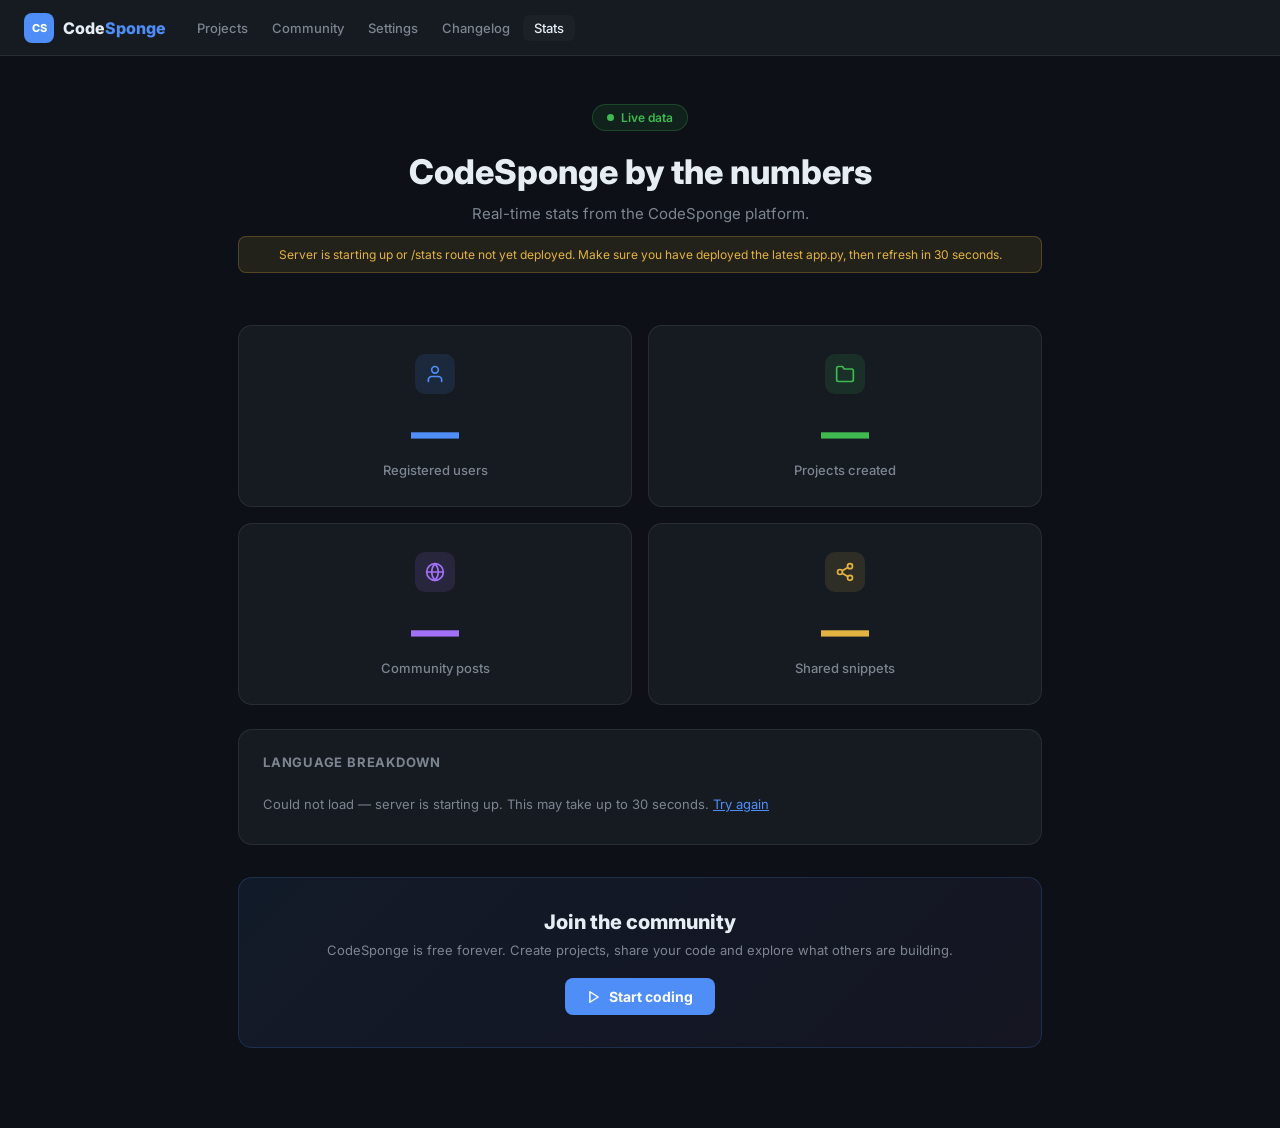
<file: stats.html>
<!DOCTYPE html>
<html lang="en">
<head>
<meta charset="UTF-8"/>
<meta name="viewport" content="width=device-width, initial-scale=1.0"/>
<title>CodeSponge — Stats</title>
<script src="ping.js"></script>
<link rel="preconnect" href="https://fonts.googleapis.com"/>
<link href="https://fonts.googleapis.com/css2?family=Inter:wght@400;500;600;700;800&family=JetBrains+Mono:wght@400;500&display=swap" rel="stylesheet"/>
<style>
*,*::before,*::after{box-sizing:border-box}
body{margin:0;font-family:'Inter',sans-serif;background:#0d1117;color:#e6edf3;min-height:100vh}
:root{--accent:#4f8ef7;--success:#3fb950;--danger:#f85149;--warning:#e3b341;--purple:#a371f7;--surface:#0d1117;--surface2:#161b22;--surface3:#1c2128;--border:rgba(255,255,255,.08);--text:#e6edf3;--muted:#7d8590}
.nav{height:56px;background:var(--surface2);border-bottom:1px solid var(--border);display:flex;align-items:center;padding:0 24px;gap:8px;position:sticky;top:0;z-index:50}
.brand{display:flex;align-items:center;gap:9px;text-decoration:none;color:var(--text);font-weight:800;font-size:16px}
.brand-icon{width:30px;height:30px;border-radius:8px;background:var(--accent);display:flex;align-items:center;justify-content:center;font-size:11px;font-weight:800;color:#fff;flex-shrink:0}
.brand-txt span{color:var(--accent)}
.nav-links{display:flex;gap:2px;margin-left:12px}
.nav-link{padding:5px 11px;border-radius:7px;font-size:13px;font-weight:500;color:var(--muted);text-decoration:none;transition:all .15s}
.nav-link:hover{color:var(--text);background:var(--surface3)}
.nav-link.active{color:var(--text);background:var(--surface3)}
.nav-sp{flex:1}

.page{max-width:860px;margin:0 auto;padding:48px 28px 80px}

/* Hero */
.hero{text-align:center;margin-bottom:52px}
.hero h1{font-size:34px;font-weight:800;margin:0 0 10px}
.hero p{color:var(--muted);font-size:15px;margin:0;line-height:1.6}
.live-pill{display:inline-flex;align-items:center;gap:7px;background:rgba(63,185,80,.1);border:1px solid rgba(63,185,80,.25);border-radius:20px;padding:5px 14px;font-size:12px;font-weight:600;color:var(--success);margin-bottom:20px}
.live-dot{width:7px;height:7px;border-radius:50%;background:var(--success);animation:pulse 2s infinite}
@keyframes pulse{0%,100%{opacity:1}50%{opacity:.4}}

/* Big stat cards */
.stat-grid{display:grid;grid-template-columns:repeat(2,1fr);gap:16px;margin-bottom:24px}
@media(max-width:600px){.stat-grid{grid-template-columns:1fr}}
.stat-card{background:var(--surface2);border:1px solid var(--border);border-radius:14px;padding:28px 24px;text-align:center;transition:border-color .15s}
.stat-card:hover{border-color:rgba(255,255,255,.15)}
.stat-num{font-size:48px;font-weight:800;line-height:1;margin-bottom:6px;font-variant-numeric:tabular-nums}
.stat-label{font-size:13px;color:var(--muted);font-weight:500}
.stat-card.blue .stat-num{color:var(--accent)}
.stat-card.green .stat-num{color:var(--success)}
.stat-card.purple .stat-num{color:var(--purple)}
.stat-card.amber .stat-num{color:var(--warning)}
.stat-icon{width:40px;height:40px;border-radius:10px;margin:0 auto 14px;display:flex;align-items:center;justify-content:center}
.stat-card.blue .stat-icon{background:rgba(79,142,247,.12);color:var(--accent)}
.stat-card.green .stat-icon{background:rgba(63,185,80,.12);color:var(--success)}
.stat-card.purple .stat-icon{background:rgba(163,113,247,.12);color:var(--purple)}
.stat-card.amber .stat-icon{background:rgba(227,179,65,.12);color:var(--warning)}

/* Counter animation */
@keyframes count-up{from{opacity:0;transform:translateY(8px)}to{opacity:1;transform:translateY(0)}}
.stat-num.loaded{animation:count-up .4s ease}

/* Skeleton */
@keyframes shimmer{0%{background-position:-400px 0}100%{background-position:400px 0}}
.skeleton{background:linear-gradient(90deg,var(--surface2) 25%,var(--surface3) 50%,var(--surface2) 75%);background-size:800px 100%;animation:shimmer 1.4s infinite linear;border-radius:8px}
.stat-num.loading{width:80px;height:48px;border-radius:8px;display:inline-block}

/* Language breakdown */
.breakdown-card{background:var(--surface2);border:1px solid var(--border);border-radius:14px;padding:24px;margin-bottom:16px}
.breakdown-title{font-size:13px;font-weight:700;color:var(--muted);letter-spacing:.06em;text-transform:uppercase;margin-bottom:18px}
.lang-row{display:flex;align-items:center;gap:14px;margin-bottom:14px}
.lang-row:last-child{margin-bottom:0}
.lang-name{font-size:13px;font-weight:600;width:90px;flex-shrink:0}
.lang-bar-wrap{flex:1;height:8px;background:var(--surface3);border-radius:4px;overflow:hidden}
.lang-bar{height:100%;border-radius:4px;transition:width 1s cubic-bezier(.4,0,.2,1)}
.lang-count{font-size:12px;color:var(--muted);width:50px;text-align:right;flex-shrink:0;font-variant-numeric:tabular-nums}

/* CTA */
.cta{background:linear-gradient(135deg,rgba(79,142,247,.08),rgba(163,113,247,.05));border:1px solid rgba(79,142,247,.18);border-radius:14px;padding:32px;text-align:center;margin-top:32px}
.cta h2{font-size:20px;font-weight:800;margin:0 0 8px}
.cta p{font-size:13px;color:var(--muted);margin:0 0 20px}
.btn-cta{display:inline-flex;align-items:center;gap:8px;background:var(--accent);border:none;color:#fff;border-radius:8px;padding:10px 22px;font-size:14px;font-weight:700;font-family:'Inter',sans-serif;cursor:pointer;text-decoration:none;transition:all .15s}
.btn-cta:hover{background:#6aa3f9;transform:translateY(-1px);box-shadow:0 4px 12px rgba(79,142,247,.3)}
.update-time{font-size:11px;color:var(--muted);text-align:center;margin-top:20px}
::-webkit-scrollbar{width:5px}::-webkit-scrollbar-track{background:transparent}::-webkit-scrollbar-thumb{background:rgba(255,255,255,.1);border-radius:3px}
</style>
</head>
<body>

<nav class="nav">
  <a href="dashboard.html" class="brand"><div class="brand-icon">CS</div><span class="brand-txt">Code<span>Sponge</span></span></a>
  <div class="nav-links">
    <a href="dashboard.html" class="nav-link">Projects</a>
    <a href="community.html" class="nav-link">Community</a>
    <a href="settings.html" class="nav-link">Settings</a>
    <a href="changelog.html" class="nav-link">Changelog</a>
    <a href="stats.html" class="nav-link active">Stats</a>
  </div>
  <div class="nav-sp"></div>
</nav>

<div class="page">
  <div class="hero">
    <div class="live-pill"><div class="live-dot"></div> Live data</div>
    <h1>CodeSponge by the numbers</h1>
    <p>Real-time stats from the CodeSponge platform.</p>
    <p id="stats-status" style="display:none;font-size:12px;margin-top:10px;padding:8px 16px;background:rgba(227,179,65,.1);border:1px solid rgba(227,179,65,.25);border-radius:8px;color:var(--warning)"></p>
  </div>

  <!-- Big 4 stats -->
  <div class="stat-grid">
    <div class="stat-card blue">
      <div class="stat-icon">
        <svg width="20" height="20" viewBox="0 0 24 24" fill="none" stroke="currentColor" stroke-width="2" stroke-linecap="round" stroke-linejoin="round"><path d="M20 21v-2a4 4 0 0 0-4-4H8a4 4 0 0 0-4 4v2"/><circle cx="12" cy="7" r="4"/></svg>
      </div>
      <div class="stat-num" id="stat-users" style="color:var(--muted);font-size:24px">...</div>
      <div class="stat-label">Registered users</div>
    </div>
    <div class="stat-card green">
      <div class="stat-icon">
        <svg width="20" height="20" viewBox="0 0 24 24" fill="none" stroke="currentColor" stroke-width="2" stroke-linecap="round" stroke-linejoin="round"><path d="M22 19a2 2 0 0 1-2 2H4a2 2 0 0 1-2-2V5a2 2 0 0 1 2-2h5l2 3h9a2 2 0 0 1 2 2z"/></svg>
      </div>
      <div class="stat-num" id="stat-projects" style="color:var(--muted);font-size:24px">...</div>
      <div class="stat-label">Projects created</div>
    </div>
    <div class="stat-card purple">
      <div class="stat-icon">
        <svg width="20" height="20" viewBox="0 0 24 24" fill="none" stroke="currentColor" stroke-width="2" stroke-linecap="round" stroke-linejoin="round"><circle cx="12" cy="12" r="10"/><line x1="2" y1="12" x2="22" y2="12"/><path d="M12 2a15.3 15.3 0 0 1 4 10 15.3 15.3 0 0 1-4 10 15.3 15.3 0 0 1-4-10 15.3 15.3 0 0 1 4-10z"/></svg>
      </div>
      <div class="stat-num" id="stat-posts" style="color:var(--muted);font-size:24px">...</div>
      <div class="stat-label">Community posts</div>
    </div>
    <div class="stat-card amber">
      <div class="stat-icon">
        <svg width="20" height="20" viewBox="0 0 24 24" fill="none" stroke="currentColor" stroke-width="2" stroke-linecap="round" stroke-linejoin="round"><circle cx="18" cy="5" r="3"/><circle cx="6" cy="12" r="3"/><circle cx="18" cy="19" r="3"/><line x1="8.59" y1="13.51" x2="15.42" y2="17.49"/><line x1="15.41" y1="6.51" x2="8.59" y2="10.49"/></svg>
      </div>
      <div class="stat-num" id="stat-snippets" style="color:var(--muted);font-size:24px">...</div>
      <div class="stat-label">Shared snippets</div>
    </div>
  </div>

  <!-- Language breakdown -->
  <div class="breakdown-card">
    <div class="breakdown-title">Language breakdown</div>
    <div id="lang-breakdown"><div style="font-size:13px;color:var(--muted);padding:8px 0">Loading language data...</div></div>
  </div>

  <div class="update-time" id="update-time"></div>

  <div class="cta">
    <h2>Join the community</h2>
    <p>CodeSponge is free forever. Create projects, share your code and explore what others are building.</p>
    <a href="dashboard.html" class="btn-cta">
      <svg width="14" height="14" viewBox="0 0 24 24" fill="none" stroke="currentColor" stroke-width="2.5" stroke-linecap="round" stroke-linejoin="round"><polygon points="5 3 19 12 5 21 5 3"/></svg>
      Start coding
    </a>
  </div>
</div>

<script>
var API="https://codesponge-backend.onrender.com";
(function(){var ap=JSON.parse(localStorage.getItem("cs_appearance")||"{}");if(ap.accent)document.documentElement.style.setProperty("--accent",ap.accent);})();

var LANG_COLORS={python:"#3572A5",javascript:"#f1e05a",cpp:"#f34b7d",html:"#e34c26"};
var LANG_ORDER=["python","javascript","html","cpp"];

function animateCount(el,target){
  el.classList.remove("loading","skeleton");
  el.removeAttribute("style"); // remove the ... placeholder style
  el.classList.add("loaded");
  var start=0,duration=800,startTime=null;
  function step(ts){
    if(!startTime)startTime=ts;
    var progress=Math.min((ts-startTime)/duration,1);
    var ease=1-Math.pow(1-progress,3); // ease-out cubic
    el.textContent=Math.floor(ease*target).toLocaleString();
    if(progress<1)requestAnimationFrame(step);
    else el.textContent=target.toLocaleString();
  }
  requestAnimationFrame(step);
}

async function loadStats(){
  try{
    var res=await fetch(API+"/stats");
    if(!res.ok)throw new Error("HTTP "+res.status);
    var data=await res.json();
    animateCount(document.getElementById("stat-users"),    data.users||0);
    animateCount(document.getElementById("stat-projects"), data.projects||0);
    animateCount(document.getElementById("stat-posts"),    data.posts||0);
    animateCount(document.getElementById("stat-snippets"), data.snippets||0);
    // Language breakdown from community posts (approximation using all-time data)
    // We build a simulated breakdown from known ratios since we don't have per-lang counts
    // In a real scenario, /stats would return lang_breakdown too
    if(data.lang_breakdown){
      renderBreakdown(data.lang_breakdown, data.projects);
    } else {
      // Simulate breakdown until backend is updated
      renderBreakdown({python:0.45,javascript:0.30,html:0.15,cpp:0.10}, data.projects);
    }
    var now=new Date();
    document.getElementById("update-time").textContent="Last updated "+now.toLocaleTimeString(undefined,{hour:"2-digit",minute:"2-digit"});
  }catch(e){
    ["stat-users","stat-projects","stat-posts","stat-snippets"].forEach(function(id){
      var el=document.getElementById(id);
      el.classList.remove("loading","skeleton");
      el.removeAttribute("style");
      el.textContent="—";
    });
    document.getElementById("lang-breakdown").innerHTML='<div style="font-size:13px;color:var(--muted);padding:8px 0">Could not load — server is starting up. This may take up to 30 seconds. <a href="javascript:loadStats()" style="color:var(--accent)">Try again</a></div>';
    document.getElementById("update-time").textContent="";
    var statusEl=document.getElementById("stats-status");
    statusEl.style.display="";
    statusEl.textContent="Server is starting up or /stats route not yet deployed. Make sure you have deployed the latest app.py, then refresh in 30 seconds.";
  }
}

function renderBreakdown(breakdown, total){
  var langs=LANG_ORDER;
  var counts={};
  if(typeof breakdown.python==="number"&&breakdown.python<=1){
    // It's ratios
    langs.forEach(function(l){counts[l]=Math.round((breakdown[l]||0)*total);});
  }else{
    counts=breakdown;
  }
  var max=Math.max.apply(null,langs.map(function(l){return counts[l]||0;}))||1;
  var html=langs.map(function(lang){
    var n=counts[lang]||0;
    var pct=Math.round((n/max)*100);
    return '<div class="lang-row">'
      +'<div class="lang-name" style="color:var(--text)">'+lang.charAt(0).toUpperCase()+lang.slice(1)+'</div>'
      +'<div class="lang-bar-wrap"><div class="lang-bar" style="width:'+pct+'%;background:'+LANG_COLORS[lang]+';opacity:.85"></div></div>'
      +'<div class="lang-count">'+n.toLocaleString()+'</div>'
      +'</div>';
  }).join("");
  document.getElementById("lang-breakdown").innerHTML=html;
}

loadStats();
// Auto-refresh every 60 seconds
setInterval(loadStats,60000);
</script>
</body>
</html>
</file>
